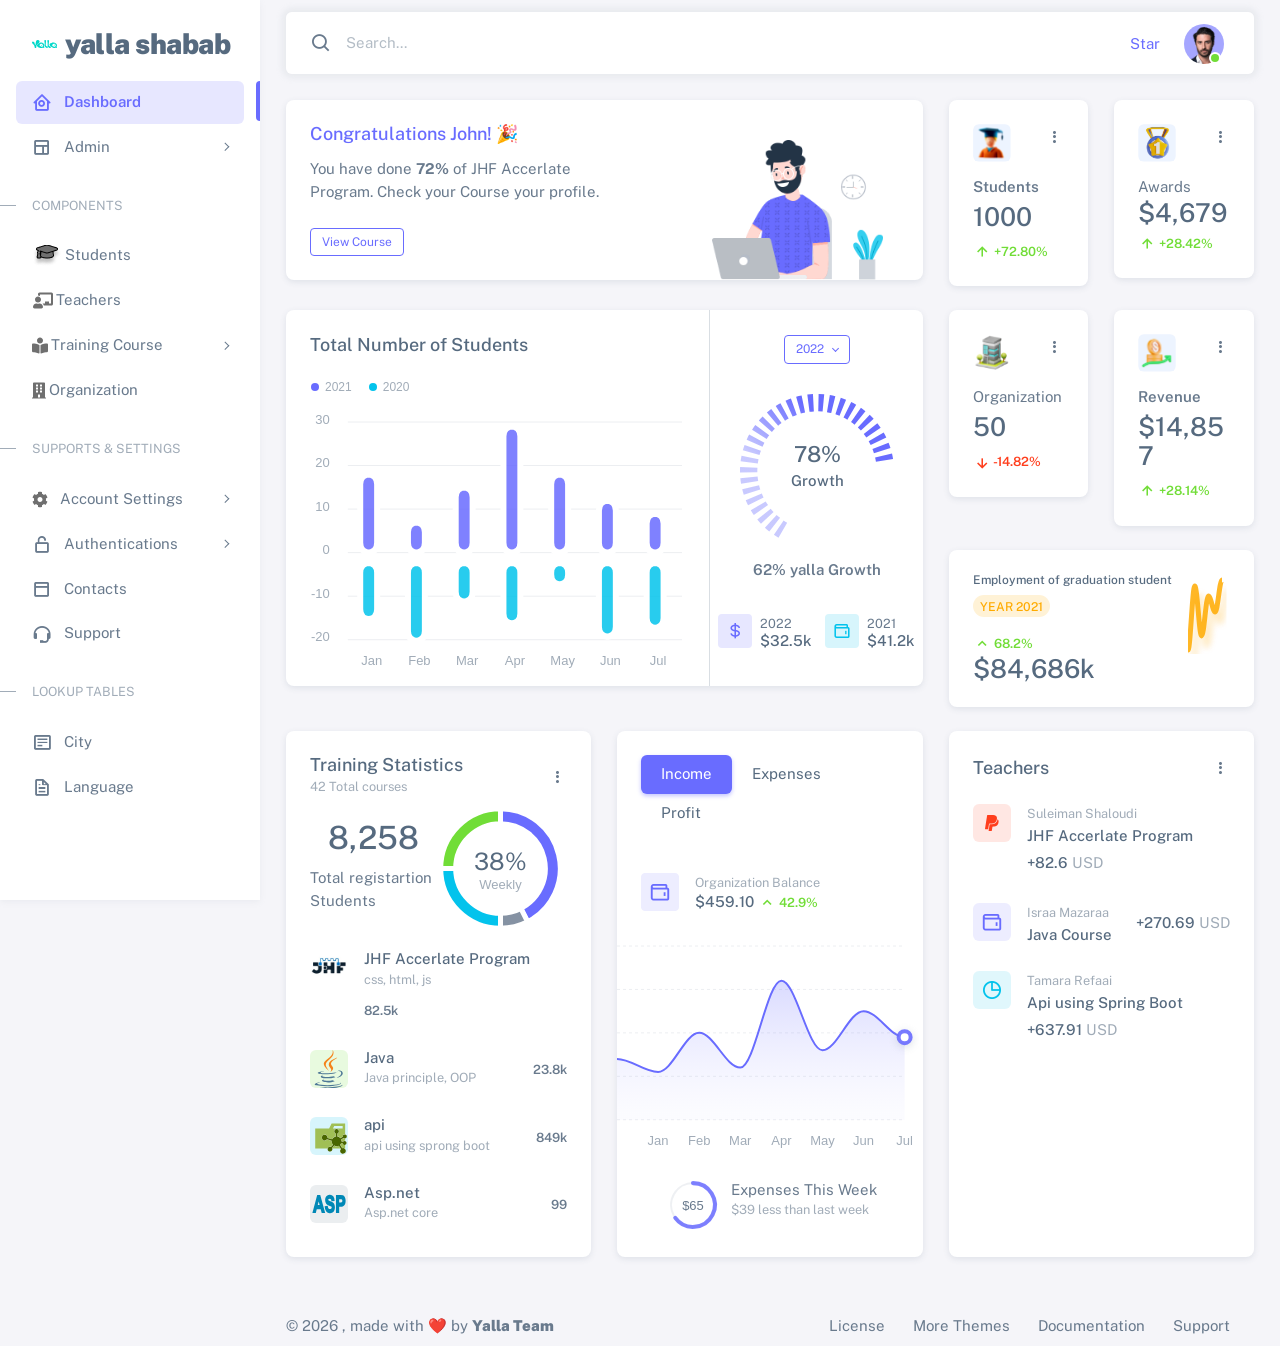
<file: front_end/NDashboard/HTML/Index.html>
<!DOCTYPE html>
<html
  lang="en"
  class="light-style layout-menu-fixed"
  dir="ltr"
  data-theme="theme-default"
  data-assets-path="../assets/"
  data-template="vertical-menu-template-free"
>
  <head>
    <meta charset="utf-8" />
    <meta
      name="viewport"
      content="width=device-width, initial-scale=1.0, user-scalable=no, minimum-scale=1.0, maximum-scale=1.0"
    />

    <title>Dashboard | Yalla Shabab !</title>

    <meta name="description" content="" />

    <!-- Favicon -->  
    <link rel="icon" type="image/x-icon" href="../assets/img/icons/unicons/YALA_BIG.svg" />

    <!-- Fonts -->
    <link rel="preconnect" href="https://fonts.googleapis.com" />
    <link rel="preconnect" href="https://fonts.gstatic.com" crossorigin />
    <link
      href="https://fonts.googleapis.com/css2?family=Public+Sans:ital,wght@0,300;0,400;0,500;0,600;0,700;1,300;1,400;1,500;1,600;1,700&display=swap"
      rel="stylesheet"
    />

    <!-- Icons. Uncomment required icon fonts -->
    <link rel="stylesheet" href="../assets/vendor/fonts/boxicons.css" />

    <!-- Core CSS -->
    <link rel="stylesheet" href="../assets/vendor/css/core.css" class="template-customizer-core-css" />
    <link rel="stylesheet" href="../assets/vendor/css/theme-default.css" class="template-customizer-theme-css" />
    <link rel="stylesheet" href="../assets/css/demo.css" />

    <!-- Vendors CSS -->
    <link rel="stylesheet" href="../assets/vendor/libs/perfect-scrollbar/perfect-scrollbar.css" />

    <link rel="stylesheet" href="../assets/vendor/libs/apex-charts/apex-charts.css" />

    <!-- Page CSS -->

    <!-- Helpers -->
    <script src="../assets/vendor/js/helpers.js"></script>

    <!--! Template customizer & Theme config files MUST be included after core stylesheets and helpers.js in the <head> section -->
    <!--? Config:  Mandatory theme config file contain global vars & default theme options, Set your preferred theme option in this file.  -->
    <script src="../assets/js/config.js"></script>

</head>
  <body>
    <!-- Layout wrapper -->
    <div class="layout-wrapper layout-content-navbar">
      <div class="layout-container">
        <!-- Menu -->

        <aside id="layout-menu" class="layout-menu menu-vertical menu bg-menu-theme">
          <div class="app-brand demo">
            <a href="index.html" class="app-brand-link">
              <span class="app-brand-logo demo">
                <img src="../assets/img/icons/unicons/YALA_BIG.svg" alt="Logo" width="25" />
              </span>
              <span class="app-brand-text demo menu-text fw-bolder ms-2">Yalla Shabab</span>
            </a>
            
            <a href="javascript:void(0);" class="layout-menu-toggle menu-link text-large ms-auto d-block d-xl-none">
              <i class="bx bx-chevron-left bx-sm align-middle"></i>
              <img>
            </a>
          </div>

          <div class="menu-inner-shadow"></div>

          <ul class="menu-inner py-1">
            <!-- Dashboard -->
            <li class="menu-item active">
              <a href="index.html" class="menu-link">
                <i class="menu-icon tf-icons bx bx-home-circle"></i>
                <div data-i18n="Analytics">Dashboard</div>
              </a>
            </li>

            <!-- Layouts -->
            <li class="menu-item">
              <a href="javascript:void(0);" class="menu-link menu-toggle">
                <i class="menu-icon tf-icons bx bx-layout"></i>
                <div data-i18n="Layouts">Admin</div>
              </a>

              <ul class="menu-sub">
                <li class="menu-item">
                  <a href="layouts-without-menu.html" class="menu-link">
                    <div data-i18n="Without menu">Admin Dashboard</div>
                  </a>
                </li>
                <li class="menu-item">
                  <a href="layouts-without-navbar.html" class="menu-link">
                    <div data-i18n="Without navbar">Student Dashboard</div>
                  </a>
                </li>
                <li class="menu-item">
                  <a href="layouts-container.html" class="menu-link">
                    <div data-i18n="Container">Teacher Dashboard</div>
                  </a>
                </li>
         
              </ul>
            </li>



            
         
      
            <!-- Components -->
            <li class="menu-header small text-uppercase"><span class="menu-header-text">Components</span></li>
            <!-- Cards -->
            <li class="menu-item">
              <a href="cards-basic.html" class="menu-link">
               <img src="../assets/img/icons/unicons/student.png" style="margin-right: 3px;">

                <div data-i18n="Basic">Students</div>
              </a>
            </li>
            <!-- User interface -->
            <li class="menu-item">
              <a href="javascript:void(0)" class="menu-link">
                <img src="../assets/img/icons/unicons/teacher.svg" style="margin-right: 3px;">
                <div data-i18n="User interface">Teachers</div>
              </a>
          
            </li>

            <!-- Extended components -->
            <li class="menu-item">
              <a href="javascript:void(0)" class="menu-link menu-toggle">
                <img src="../assets/img/icons/unicons/course.svg" style="margin-right: 3px;">
                <div data-i18n="Extended UI">Training  Course</div>
              </a>
              <ul class="menu-sub">
                <li class="menu-item">
                  <a href="extended-ui-perfect-scrollbar.html" class="menu-link">
                    <div data-i18n="Perfect Scrollbar">Courses List</div>
                  </a>
                </li>
                <li class="menu-item">
                  <a href="extended-ui-text-divider.html" class="menu-link">
                    <div data-i18n="Text Divider">Events List</div>
                  </a>
                </li>
              </ul>
            </li>

            <li class="menu-item">
              <a href="icons-boxicons.html" class="menu-link">
                <img src="../assets/img/icons/unicons/organization.svg" style="margin-right: 3px;">
                <div data-i18n="Boxicons">Organization</div>
              </a>
            </li>

 



            
            <!-- Misc -->
            <li class="menu-header small text-uppercase"><span class="menu-header-text">Supports & settings</span></li>
            
            <li class="menu-item">
              <a href="javascript:void(0);" class="menu-link menu-toggle">
                <!-- <i class="menu-icon tf-icons bx bx-dock-top"></i> -->
                 <img src="../assets/img/icons/unicons/settings.svg" style="margin-right: 12px;">
                <div data-i18n="Account Settings">  Account Settings</div>
              </a>
              <ul class="menu-sub">
                <li class="menu-item">
                  <a href="pages-account-settings-account.html" class="menu-link">
                    <div data-i18n="Account">Account</div>
                  </a>
                </li>
                <li class="menu-item">
                  <a href="pages-account-settings-notifications.html" class="menu-link">
                    <div data-i18n="Notifications">Notifications</div>
                  </a>
                </li>
                <li class="menu-item">
                  <a href="pages-account-settings-connections.html" class="menu-link">
                    <div data-i18n="Connections">Connections</div>
                  </a>
                </li>
              </ul>
            </li>
            <li class="menu-item">
              <a href="javascript:void(0);" class="menu-link menu-toggle">
                <i class="menu-icon tf-icons bx bx-lock-open-alt"></i>
                <div data-i18n="Authentications">Authentications</div>
              </a>
              <ul class="menu-sub">
                <li class="menu-item">
                  <a href="auth-login-basic.html" class="menu-link" target="_blank">
                    <div data-i18n="Basic">Login</div>
                  </a>
                </li>
                <li class="menu-item">
                  <a href="auth-register-basic.html" class="menu-link" target="_blank">
                    <div data-i18n="Basic">Register</div>
                  </a>
                </li>
                <li class="menu-item">
                  <a href="auth-forgot-password-basic.html" class="menu-link" target="_blank">
                    <div data-i18n="Basic">Forgot Password</div>
                  </a>
                </li>
              </ul>
            </li>
            <li class="menu-item">
              <a
                href="https://themeselection.com/demo/sneat-bootstrap-html-admin-template/documentation/"
                target="_blank"
                class="menu-link"
              >
              <i class="menu-icon tf-icons bx bx-dock-top"></i>
                <div data-i18n="Documentation">Contacts</div>
              </a>
            </li>
            <li class="menu-item">
              <a
                href="https://github.com/themeselection/sneat-html-admin-template-free/issues"
                target="_blank"
                class="menu-link"
              >
                <i class="menu-icon tf-icons bx bx-support"></i>
                <div data-i18n="Support">Support</div>
              </a>
            </li>
            <!-- <li class="menu-item">
              <a
                href="https://themeselection.com/demo/sneat-bootstrap-html-admin-template/documentation/"
                target="_blank"
                class="menu-link"
              >
                <i class="menu-icon tf-icons bx bx-file"></i>
                <div data-i18n="Documentation">Documentation</div>
              </a>
            </li> -->


              <!-- Forms & Tables -->
              <li class="menu-header small text-uppercase"><span class="menu-header-text">LookUp Tables</span></li>
              <!-- Forms -->
              <li class="menu-item">
                <a href="javascript:void(0);" class="menu-link ">
                  <i class="menu-icon tf-icons bx bx-detail"></i>
                  <div data-i18n="Form Elements">City</div>
                </a>
                <!-- <ul class="menu-sub">
                  <li class="menu-item">
                    <a href="forms-basic-inputs.html" class="menu-link">
                      <div data-i18n="Basic Inputs">Basic Inputs</div>
                    </a>
                  </li>
                  <li class="menu-item">
                    <a href="forms-input-groups.html" class="menu-link">
                      <div data-i18n="Input groups">Input groups</div>
                    </a>
                  </li>
                </ul> -->
              </li>
              <li class="menu-item">
                <a href="javascript:void(0);" class="menu-link ">
                  <i class="menu-icon tf-icons bx bx-file"></i>

                  <div data-i18n="Form Layouts">Language</div>
                </a>
                <!-- <ul class="menu-sub">
                  <li class="menu-item">
                    <a href="form-layouts-vertical.html" class="menu-link">
                      <div data-i18n="Vertical Form">Vertical Form</div>
                    </a>
                  </li>
                  <li class="menu-item">
                    <a href="form-layouts-horizontal.html" class="menu-link">
                      <div data-i18n="Horizontal Form">Horizontal Form</div>
                    </a>
                  </li>
                </ul> -->
              </li>
          </ul>


           
        </aside>
        <!-- / Menu -->

        <!-- Layout container -->
        <div class="layout-page">
          <!-- Navbar -->

          <nav
            class="layout-navbar container-xxl navbar navbar-expand-xl navbar-detached align-items-center bg-navbar-theme"
            id="layout-navbar"
          >
            <div class="layout-menu-toggle navbar-nav align-items-xl-center me-3 me-xl-0 d-xl-none">
              <a class="nav-item nav-link px-0 me-xl-4" href="javascript:void(0)">
                <i class="bx bx-menu bx-sm"></i>
              </a>
            </div>

            <div class="navbar-nav-right d-flex align-items-center" id="navbar-collapse">
              <!-- Search -->
              <div class="navbar-nav align-items-center">
                <div class="nav-item d-flex align-items-center">
                  <i class="bx bx-search fs-4 lh-0"></i>
                  <input
                    type="text"
                    class="form-control border-0 shadow-none"
                    placeholder="Search..."
                    aria-label="Search..."
                  />
                </div>
              </div>
              <!-- /Search -->

              <ul class="navbar-nav flex-row align-items-center ms-auto">
                <!-- Place this tag where you want the button to render. -->
                <li class="nav-item lh-1 me-3">
                  <a
                    class="github-button"
                    href="https://github.com/themeselection/sneat-html-admin-template-free"
                    data-icon="octicon-star"
                    data-size="large"
                    data-show-count="true"
                    aria-label="Star themeselection/sneat-html-admin-template-free on GitHub"
                    >Star</a
                  >
                </li>

                <!-- User -->
                <li class="nav-item navbar-dropdown dropdown-user dropdown">
                  <a class="nav-link dropdown-toggle hide-arrow" href="javascript:void(0);" data-bs-toggle="dropdown">
                    <div class="avatar avatar-online">
                      <img src="../assets/img/avatars/1.png" alt class="w-px-40 h-auto rounded-circle" />
                    </div>
                  </a>
                  <ul class="dropdown-menu dropdown-menu-end">
                    <li>
                      <a class="dropdown-item" href="#">
                        <div class="d-flex">
                          <div class="flex-shrink-0 me-3">
                            <div class="avatar avatar-online">
                              <img src="../assets/img/avatars/1.png" alt class="w-px-40 h-auto rounded-circle" />
                            </div>
                          </div>
                          <div class="flex-grow-1">
                            <span class="fw-semibold d-block">John Doe</span>
                            <small class="text-muted">Admin</small>
                          </div>
                        </div>
                      </a>
                    </li>
                    <li>
                      <div class="dropdown-divider"></div>
                    </li>
                    <li>
                      <a class="dropdown-item" href="#">
                        <i class="bx bx-user me-2"></i>
                        <span class="align-middle">My Profile</span>
                      </a>
                    </li>
                    <li>
                      <a class="dropdown-item" href="#">
                        <i class="bx bx-cog me-2"></i>
                        <span class="align-middle">Settings</span>
                      </a>
                    </li>
                    <li>
                      <a class="dropdown-item" href="#">
                        <span class="d-flex align-items-center align-middle">
                          <i class="flex-shrink-0 bx bx-credit-card me-2"></i>
                          <span class="flex-grow-1 align-middle">Billing</span>
                          <span class="flex-shrink-0 badge badge-center rounded-pill bg-danger w-px-20 h-px-20">4</span>
                        </span>
                      </a>
                    </li>
                    <li>
                      <div class="dropdown-divider"></div>
                    </li>
                    <li>
                      <a class="dropdown-item" href="auth-login-basic.html">
                        <i class="bx bx-power-off me-2"></i>
                        <span class="align-middle">Log Out</span>
                      </a>
                    </li>
                  </ul>
                </li>
                <!--/ User -->
              </ul>
            </div>
          </nav>

          <!-- / Navbar -->

          <!-- Content wrapper -->
          <div class="content-wrapper">
            <!-- Content -->

            <div class="container-xxl flex-grow-1 container-p-y">
              <div class="row">
                <div class="col-lg-8 mb-4 order-0">
                  <div class="card">
                    <div class="d-flex align-items-end row">
                      <div class="col-sm-7">
                        <div class="card-body">
                          <h5 class="card-title text-primary">Congratulations John! 🎉</h5>
                          <p class="mb-4">
                            You have done <span class="fw-bold">72%</span> of JHF Accerlate Program. Check your Course
                            your profile.
                          </p>

                          <a href="javascript:;" class="btn btn-sm btn-outline-primary">View Course</a>
                        </div>
                      </div>
                      <div class="col-sm-5 text-center text-sm-left">
                        <div class="card-body pb-0 px-0 px-md-4">
                          <img
                            src="../assets/img/illustrations/man-with-laptop-light.png"
                            height="140"
                            alt="View Badge User"
                            data-app-dark-img="illustrations/man-with-laptop-dark.png"
                            data-app-light-img="illustrations/man-with-laptop-light.png"
                          />
                        </div>
                      </div>
                    </div>
                  </div>
                </div>
                <div class="col-lg-4 col-md-4 order-1">
                  <div class="row">
                    <div class="col-lg-6 col-md-12 col-6 mb-4">
                      <div class="card">
                        <div class="card-body">
                          <div class="card-title d-flex align-items-start justify-content-between">
                            <div class="avatar flex-shrink-0">
                              <img
                                src="../assets/img/icons/unicons/std.svg"
                                alt="chart success"
                                class="rounded"
                              />
                            </div>
                            <div class="dropdown">
                              <button
                                class="btn p-0"
                                type="button"
                                id="cardOpt3"
                                data-bs-toggle="dropdown"
                                aria-haspopup="true"
                                aria-expanded="false"
                              >
                                <i class="bx bx-dots-vertical-rounded"></i>
                              </button>
                              <div class="dropdown-menu dropdown-menu-end" aria-labelledby="cardOpt3">
                                <a class="dropdown-item" href="javascript:void(0);">View More</a>
                                <a class="dropdown-item" href="javascript:void(0);">Delete</a>
                              </div>
                            </div>
                          </div>
                          <span class="fw-semibold d-block mb-1">Students</span>
                          <h3 class="card-title mb-2">1000</h3>
                          <small class="text-success fw-semibold"><i class="bx bx-up-arrow-alt"></i> +72.80%</small>
                        </div>
                      </div>
                    </div>
                    <div class="col-lg-6 col-md-12 col-6 mb-4">
                      <div class="card">
                        <div class="card-body">
                          <div class="card-title d-flex align-items-start justify-content-between">
                            <div class="avatar flex-shrink-0">
                              <img
                                src="../assets/img/icons/unicons/awards.svg"
                                alt="Credit Card"
                                class="rounded"
                              />
                            </div>
                            <div class="dropdown">
                              <button
                                class="btn p-0"
                                type="button"
                                id="cardOpt6"
                                data-bs-toggle="dropdown"
                                aria-haspopup="true"
                                aria-expanded="false"
                              >
                                <i class="bx bx-dots-vertical-rounded"></i>
                              </button>
                              <div class="dropdown-menu dropdown-menu-end" aria-labelledby="cardOpt6">
                                <a class="dropdown-item" href="javascript:void(0);">View More</a>
                                <a class="dropdown-item" href="javascript:void(0);">Delete</a>
                              </div>
                            </div>
                          </div>
                          <span>Awards</span>
                          <h3 class="card-title text-nowrap mb-1">$4,679</h3>
                          <small class="text-success fw-semibold"><i class="bx bx-up-arrow-alt"></i> +28.42%</small>
                        </div>
                      </div>
                    </div>
                  </div>
                </div>
                <!-- Total Revenue -->
                <div class="col-12 col-lg-8 order-2 order-md-3 order-lg-2 mb-4">
                  <div class="card">
                    <div class="row row-bordered g-0">
                      <div class="col-md-8">
                        <h5 class="card-header m-0 me-2 pb-3">Total Number of Students</h5>
                        <div id="totalRevenueChart" class="px-2"></div>
                      </div>
                      <div class="col-md-4">
                        <div class="card-body">
                          <div class="text-center">
                            <div class="dropdown">
                              <button
                                class="btn btn-sm btn-outline-primary dropdown-toggle"
                                type="button"
                                id="growthReportId"
                                data-bs-toggle="dropdown"
                                aria-haspopup="true"
                                aria-expanded="false"
                              >
                                2022
                              </button>
                              <div class="dropdown-menu dropdown-menu-end" aria-labelledby="growthReportId">
                                <a class="dropdown-item" href="javascript:void(0);">2021</a>
                                <a class="dropdown-item" href="javascript:void(0);">2020</a>
                                <a class="dropdown-item" href="javascript:void(0);">2019</a>
                              </div>
                            </div>
                          </div>
                        </div>
                        <div id="growthChart"></div>
                        <div class="text-center fw-semibold pt-3 mb-2">62% yalla Growth</div>

                        <div class="d-flex px-xxl-4 px-lg-2 p-4 gap-xxl-3 gap-lg-1 gap-3 justify-content-between">
                          <div class="d-flex">
                            <div class="me-2">
                              <span class="badge bg-label-primary p-2"><i class="bx bx-dollar text-primary"></i></span>
                            </div>
                            <div class="d-flex flex-column">
                              <small>2022</small>
                              <h6 class="mb-0">$32.5k</h6>
                            </div>
                          </div>
                          <div class="d-flex">
                            <div class="me-2">
                              <span class="badge bg-label-info p-2"><i class="bx bx-wallet text-info"></i></span>
                            </div>
                            <div class="d-flex flex-column">
                              <small>2021</small>
                              <h6 class="mb-0">$41.2k</h6>
                            </div>
                          </div>
                        </div>
                      </div>
                    </div>
                  </div>
                </div>
                <!--/ Total Revenue -->
                <div class="col-12 col-md-8 col-lg-4 order-3 order-md-2">
                  <div class="row">
                    <div class="col-6 mb-4">
                      <div class="card">
                        <div class="card-body">
                          <div class="card-title d-flex align-items-start justify-content-between">
                            <div class="avatar flex-shrink-0">
                              <img src="../assets/img/icons/unicons/Org.svg" alt="Credit Card" class="rounded" />
                            </div>
                            <div class="dropdown">
                              <button
                                class="btn p-0"
                                type="button"
                                id="cardOpt4"
                                data-bs-toggle="dropdown"
                                aria-haspopup="true"
                                aria-expanded="false"
                              >
                                <i class="bx bx-dots-vertical-rounded"></i>
                              </button>
                              <div class="dropdown-menu dropdown-menu-end" aria-labelledby="cardOpt4">
                                <a class="dropdown-item" href="javascript:void(0);">View More</a>
                                <a class="dropdown-item" href="javascript:void(0);">Delete</a>
                              </div>
                            </div>
                          </div>
                          <span class="d-block mb-1">Organization</span>
                          <h3 class="card-title text-nowrap mb-2">50</h3>
                          <small class="text-danger fw-semibold"><i class="bx bx-down-arrow-alt"></i> -14.82%</small>
                        </div>
                      </div>
                    </div>
                    <div class="col-6 mb-4">
                      <div class="card">
                        <div class="card-body">
                          <div class="card-title d-flex align-items-start justify-content-between">
                            <div class="avatar flex-shrink-0">
                              <img src="../assets/img/icons/unicons/revenue.svg" alt="Credit Card" class="rounded" />
                            </div>
                            <div class="dropdown">
                              <button
                                class="btn p-0"
                                type="button"
                                id="cardOpt1"
                                data-bs-toggle="dropdown"
                                aria-haspopup="true"
                                aria-expanded="false"
                              >
                                <i class="bx bx-dots-vertical-rounded"></i>
                              </button>
                              <div class="dropdown-menu" aria-labelledby="cardOpt1">
                                <a class="dropdown-item" href="javascript:void(0);">View More</a>
                                <a class="dropdown-item" href="javascript:void(0);">Delete</a>
                              </div>
                            </div>
                          </div>
                          <span class="fw-semibold d-block mb-1">Revenue</span>
                          <h3 class="card-title mb-2">$14,857</h3>
                          <small class="text-success fw-semibold"><i class="bx bx-up-arrow-alt"></i> +28.14%</small>
                        </div>
                      </div>
                    </div>
                    <!-- </div>
    <div class="row"> -->
                    <div class="col-12 mb-4">
                      <div class="card">
                        <div class="card-body">
                          <div class="d-flex justify-content-between flex-sm-row flex-column gap-3">
                            <div class="d-flex flex-sm-column flex-row align-items-start justify-content-between">
                              <div class="card-title">
                                <h5 class="text-nowrap mb-2" style="font-size: 12px;">
                                  Employment of graduation student
                                  
                                </h5>
                                <span class="badge bg-label-warning rounded-pill">Year 2021</span>
                              </div>
                              <div class="mt-sm-auto">
                                <small class="text-success text-nowrap fw-semibold"
                                  ><i class="bx bx-chevron-up"></i> 68.2%</small
                                >
                                <h3 class="mb-0">$84,686k</h3>
                              </div>
                            </div>
                            <div id="profileReportChart"></div>
                          </div>
                        </div>
                      </div>
                    </div>
                  </div>
                </div>
              </div>
              <div class="row">
                <!-- Order Statistics -->
                <div class="col-md-6 col-lg-4 col-xl-4 order-0 mb-4">
                  <div class="card h-100">
                    <div class="card-header d-flex align-items-center justify-content-between pb-0">
                      <div class="card-title mb-0">
                        <h5 class="m-0 me-2">Training Statistics</h5>
                        <small class="text-muted">42 Total courses</small>
                      </div>
                      <div class="dropdown">
                        <button
                          class="btn p-0"
                          type="button"
                          id="orederStatistics"
                          data-bs-toggle="dropdown"
                          aria-haspopup="true"
                          aria-expanded="false"
                        >
                          <i class="bx bx-dots-vertical-rounded"></i>
                        </button>
                        <div class="dropdown-menu dropdown-menu-end" aria-labelledby="orederStatistics">
                          <a class="dropdown-item" href="javascript:void(0);">Select All</a>
                          <a class="dropdown-item" href="javascript:void(0);">Refresh</a>
                          <a class="dropdown-item" href="javascript:void(0);">Share</a>
                        </div>
                      </div>
                    </div>
                    <div class="card-body">
                      <div class="d-flex justify-content-between align-items-center mb-3">
                        <div class="d-flex flex-column align-items-center gap-1">
                          <h2 class="mb-2">8,258</h2>
                          <span>Total registartion Students</span>
                        </div>
                        <div id="orderStatisticsChart"></div>
                      </div>
                      <ul class="p-0 m-0">
                        <li class="d-flex mb-4 pb-1">
                          <div class="avatar flex-shrink-0 me-3">
                            <span class="avatar-initial rounded bg-label-primary"
                              >
                              <!-- <i class="bx bx-mobile-alt"></i
                            > -->
                            <img src="../assets/img/icons/unicons/JHF.jpg">
                          </span>
                          </div>
                          <div class="d-flex w-100 flex-wrap align-items-center justify-content-between gap-2">
                            <div class="me-2">
                              <h6 class="mb-0">JHF Accerlate Program</h6>
                              <small class="text-muted">css, html, js</small>
                            </div>
                            <div class="user-progress">
                              <small class="fw-semibold">82.5k</small>
                            </div>
                          </div>
                        </li>
                        <li class="d-flex mb-4 pb-1">
                          <div class="avatar flex-shrink-0 me-3">
                            <span class="avatar-initial rounded bg-label-success">
                              <!-- <i class="bx bx-closet"></i> -->
                               <img src="../assets/img/icons/unicons/java-icon.svg">
                            </span>
                          </div>
                          <div class="d-flex w-100 flex-wrap align-items-center justify-content-between gap-2">
                            <div class="me-2">
                              <h6 class="mb-0">Java </h6>
                              <small class="text-muted">Java principle, OOP </small>
                            </div>
                            <div class="user-progress">
                              <small class="fw-semibold">23.8k</small>
                            </div>
                          </div>
                        </li>
                        <li class="d-flex mb-4 pb-1">
                          <div class="avatar flex-shrink-0 me-3">
                            <span class="avatar-initial rounded bg-label-info">
                              <!-- <i class="bx bx-home-alt"></i> -->
                               <img src="../assets/img/icons/unicons/api.svg">
                            </span>
                          </div>
                          <div class="d-flex w-100 flex-wrap align-items-center justify-content-between gap-2">
                            <div class="me-2">
                              <h6 class="mb-0"> api</h6>
                              <small class="text-muted">api using sprong boot</small>
                            </div>
                            <div class="user-progress">
                              <small class="fw-semibold">849k</small>
                            </div>
                          </div>
                        </li>
                        <li class="d-flex">
                          <div class="avatar flex-shrink-0 me-3">
                            <span class="avatar-initial rounded bg-label-secondary"
                              >
                              <!-- <i class="bx bx-football"></i
                            > -->
                          <img src="../assets/img/icons/unicons/asp.svg">
                          </span>
                          </div>
                          <div class="d-flex w-100 flex-wrap align-items-center justify-content-between gap-2">
                            <div class="me-2">
                              <h6 class="mb-0">Asp.net</h6>
                              <small class="text-muted">Asp.net core </small>
                            </div>
                            <div class="user-progress">
                              <small class="fw-semibold">99</small>
                            </div>
                          </div>
                        </li>
                      </ul>
                    </div>
                  </div>
                </div>
                <!--/ Order Statistics -->

                <!-- Expense Overview -->
                <div class="col-md-6 col-lg-4 order-1 mb-4">
                  <div class="card h-100">
                    <div class="card-header">
                      <ul class="nav nav-pills" role="tablist">
                        <li class="nav-item">
                          <button
                            type="button"
                            class="nav-link active"
                            role="tab"
                            data-bs-toggle="tab"
                            data-bs-target="#navs-tabs-line-card-income"
                            aria-controls="navs-tabs-line-card-income"
                            aria-selected="true"
                          >
                            Income
                          </button>
                        </li>
                        <li class="nav-item">
                          <button type="button" class="nav-link" role="tab">Expenses</button>
                        </li>
                        <li class="nav-item">
                          <button type="button" class="nav-link" role="tab">Profit</button>
                        </li>
                      </ul>
                    </div>
                    <div class="card-body px-0">
                      <div class="tab-content p-0">
                        <div class="tab-pane fade show active" id="navs-tabs-line-card-income" role="tabpanel">
                          <div class="d-flex p-4 pt-3">
                            <div class="avatar flex-shrink-0 me-3">
                              <img src="../assets/img/icons/unicons/wallet.png" alt="User" />
                            </div>
                            <div>
                              <small class="text-muted d-block">Organization Balance</small>
                              <div class="d-flex align-items-center">
                                <h6 class="mb-0 me-1">$459.10</h6>
                                <small class="text-success fw-semibold">
                                  <i class="bx bx-chevron-up"></i>
                                  42.9%
                                </small>
                              </div>
                            </div>
                          </div>
                          <div id="incomeChart"></div>
                          <div class="d-flex justify-content-center pt-4 gap-2">
                            <div class="flex-shrink-0">
                              <div id="expensesOfWeek"></div>
                            </div>
                            <div>
                              <p class="mb-n1 mt-1">Expenses This Week</p>
                              <small class="text-muted">$39 less than last week</small>
                            </div>
                          </div>
                        </div>
                      </div>
                    </div>
                  </div>
                </div>
                <!--/ Expense Overview -->

                <!-- Transactions -->
                <div class="col-md-6 col-lg-4 order-2 mb-4">
                  <div class="card h-100">
                    <div class="card-header d-flex align-items-center justify-content-between">
                      <h5 class="card-title m-0 me-2">Teachers</h5>
                      <div class="dropdown">
                        <button
                          class="btn p-0"
                          type="button"
                          id="transactionID"
                          data-bs-toggle="dropdown"
                          aria-haspopup="true"
                          aria-expanded="false"
                        >
                          <i class="bx bx-dots-vertical-rounded"></i>
                        </button>
                        <div class="dropdown-menu dropdown-menu-end" aria-labelledby="transactionID">
                          <a class="dropdown-item" href="javascript:void(0);">Last 28 Days</a>
                          <a class="dropdown-item" href="javascript:void(0);">Last Month</a>
                          <a class="dropdown-item" href="javascript:void(0);">Last Year</a>
                        </div>
                      </div>
                    </div>
                    <div class="card-body">
                      <ul class="p-0 m-0">
                        <li class="d-flex mb-4 pb-1">
                          <div class="avatar flex-shrink-0 me-3">
                            <img src="../assets/img/icons/unicons/paypal.png" alt="User" class="rounded" />
                          </div>
                          <div class="d-flex w-100 flex-wrap align-items-center justify-content-between gap-2">
                            <div class="me-2">
                              <small class="text-muted d-block mb-1">Suleiman Shaloudi</small>
                              <h6 class="mb-0">JHF Accerlate Program
                              </h6>
                            </div>
                            <div class="user-progress d-flex align-items-center gap-1">
                              <h6 class="mb-0">+82.6</h6>
                              <span class="text-muted">USD</span>
                            </div>
                          </div>
                        </li>
                        <li class="d-flex mb-4 pb-1">
                          <div class="avatar flex-shrink-0 me-3">
                            <img src="../assets/img/icons/unicons/wallet.png" alt="User" class="rounded" />
                          </div>
                          <div class="d-flex w-100 flex-wrap align-items-center justify-content-between gap-2">
                            <div class="me-2">
                              <small class="text-muted d-block mb-1">Israa Mazaraa</small>
                              <h6 class="mb-0">Java Course</h6>
                            </div>
                            <div class="user-progress d-flex align-items-center gap-1">
                              <h6 class="mb-0">+270.69</h6>
                              <span class="text-muted">USD</span>
                            </div>
                          </div>
                        </li>
                        <li class="d-flex mb-4 pb-1">
                          <div class="avatar flex-shrink-0 me-3">
                            <img src="../assets/img/icons/unicons/chart.png" alt="User" class="rounded" />
                          </div>
                          <div class="d-flex w-100 flex-wrap align-items-center justify-content-between gap-2">
                            <div class="me-2">
                              <small class="text-muted d-block mb-1">Tamara Refaai</small>
                              <h6 class="mb-0">Api using Spring Boot</h6>
                            </div>
                            <div class="user-progress d-flex align-items-center gap-1">
                              <h6 class="mb-0">+637.91</h6>
                              <span class="text-muted">USD</span>
                            </div>
                          </div>
                        </li>
                     
                      </ul>
                    </div>
                  </div>
                </div>
                <!--/ Transactions -->
              </div>
            </div>
            <!-- / Content -->

            <!-- Footer -->
            <footer class="content-footer footer bg-footer-theme">
              <div class="container-xxl d-flex flex-wrap justify-content-between py-2 flex-md-row flex-column">
                <div class="mb-2 mb-md-0">
                  ©
                  <script>
                    document.write(new Date().getFullYear());
                  </script>
                  , made with ❤️ by
                  <a href="https://themeselection.com" target="_blank" class="footer-link fw-bolder">Yalla Team</a>
                </div>
                <div>
                  <a href="https://themeselection.com/license/" class="footer-link me-4" target="_blank">License</a>
                  <a href="https://themeselection.com/" target="_blank" class="footer-link me-4">More Themes</a>

                  <a
                    href="https://themeselection.com/demo/sneat-bootstrap-html-admin-template/documentation/"
                    target="_blank"
                    class="footer-link me-4"
                    >Documentation</a
                  >

                  <a
                    href="https://github.com/themeselection/sneat-html-admin-template-free/issues"
                    target="_blank"
                    class="footer-link me-4"
                    >Support</a
                  >
                </div>
              </div>
            </footer>
            <!-- / Footer -->

            <div class="content-backdrop fade"></div>
          </div>
          <!-- Content wrapper -->
        </div>
        <!-- / Layout page -->
      </div>

      <!-- Overlay -->
      <div class="layout-overlay layout-menu-toggle"></div>
    </div>
    <!-- / Layout wrapper -->

    <!-- <div class="buy-now">
      <a
        href="https://themeselection.com/products/sneat-bootstrap-html-admin-template/"
        target="_blank"
        class="btn btn-danger btn-buy-now"
        >Upgrade to Pro</a
      >
    </div> -->

    <!-- Core JS -->
    <!-- build:js assets/vendor/js/core.js -->
    <script src="../assets/vendor/libs/jquery/jquery.js"></script>
    <script src="../assets/vendor/libs/popper/popper.js"></script>
    <script src="../assets/vendor/js/bootstrap.js"></script>
    <script src="../assets/vendor/libs/perfect-scrollbar/perfect-scrollbar.js"></script>

    <script src="../assets/vendor/js/menu.js"></script>
    <!-- endbuild -->

    <!-- Vendors JS -->
    <script src="../assets/vendor/libs/apex-charts/apexcharts.js"></script>

    <!-- Main JS -->
    <script src="../assets/js/main.js"></script>

    <!-- Page JS -->
    <script src="../assets/js/dashboards-analytics.js"></script>

    <!-- Place this tag in your head or just before your close body tag. -->
    <script async defer src="https://buttons.github.io/buttons.js"></script>
  </body>
</html>
</file>
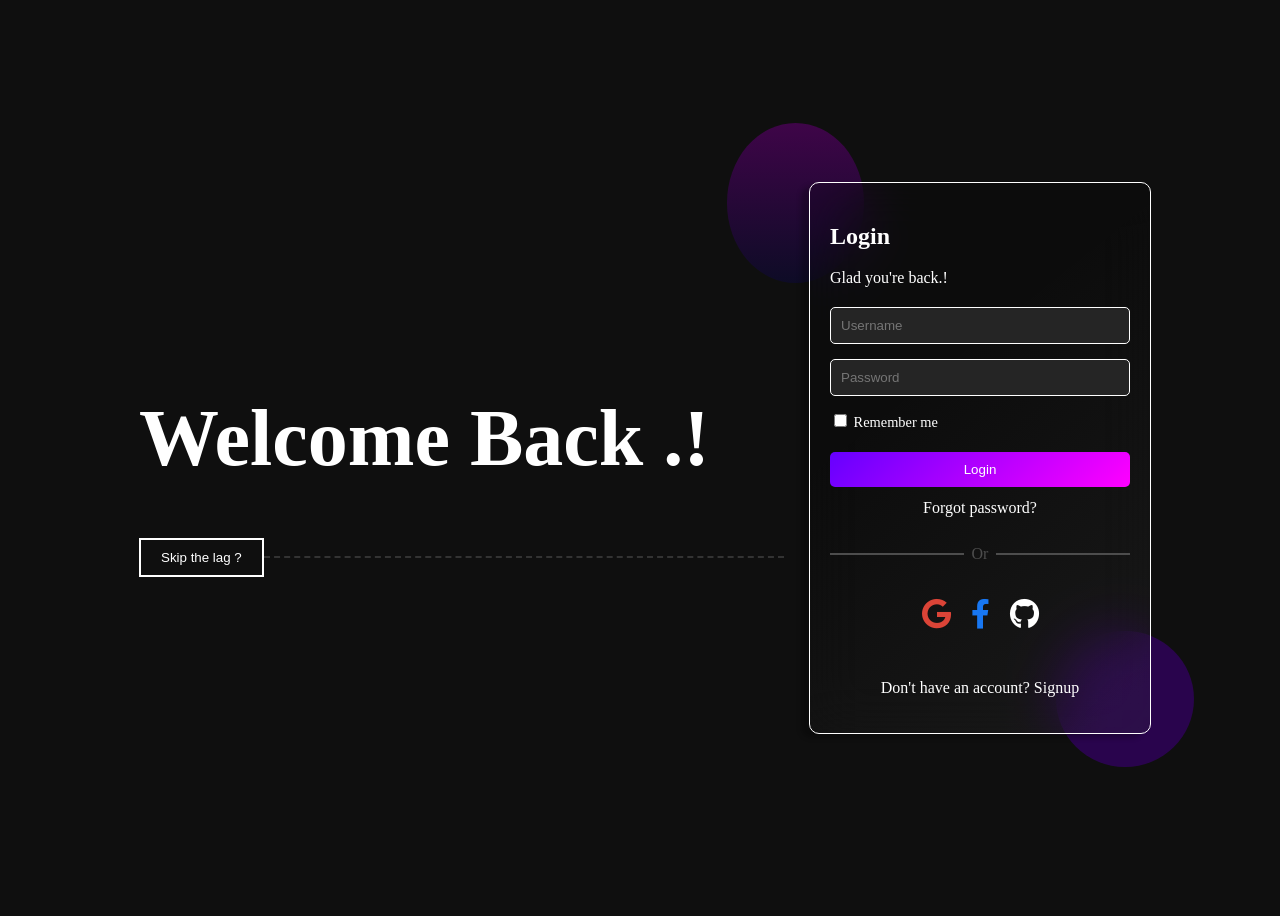
<file: front_end/Login/logIn.html>
<!DOCTYPE html>
<html lang="en">
<head>
    <meta charset="UTF-8">
    <meta name="viewport" content="width=device-width, initial-scale=1.0">
    <link rel="stylesheet" href="style.css">
    <link href="https://cdnjs.cloudflare.com/ajax/libs/font-awesome/6.0.0-beta3/css/all.min.css" rel="stylesheet">

    <title>login page</title>
</head>
<body>
    <div class="container">
    
       
     <div class="content">
        <div class="left-side">
            <h1> Welcome Back .!</h1>
            <div class="left-side-skip">
            <button class="skip-btn">Skip the lag ?</button>
            <div class="dashed-border"></div>

          </div>
        </div>

        <div class="right-side">
          <div class="circle-top">

          </div>
            <div class="login">
                <h2>Login</h2>
                <p>Glad you're back.!</p>
                <form>
                  <input type="text" placeholder="Username">
                  <input type="password" placeholder="Password">
                  <div class="remember-forgot">
                    <label><input type="checkbox"> Remember me</label>
                  </div>
                  <button type="submit" class="login-btn">Login</button>
                  <a href="#" class="forget">Forgot password?</a>

                </form>
                <div class="or-line">
                <div class="line"></div>
                <p>Or</p>
                <div class="line"></div>
              </div>
                <div class="social-login">
                  <i class="fab fa-google"></i>
                  <i class="fab fa-facebook-f"></i>
                  <i class="fab fa-github"></i>
              </div>
              
                <p class="donNot">Don't have an account? <a href="../SignUp/SignUp.html">Signup</a></p>
              </div>
              
              <div class="circle-bottom">

              </div>
            </div>

     </div>
    

     
    </div>
    
</body>
</html>
</file>
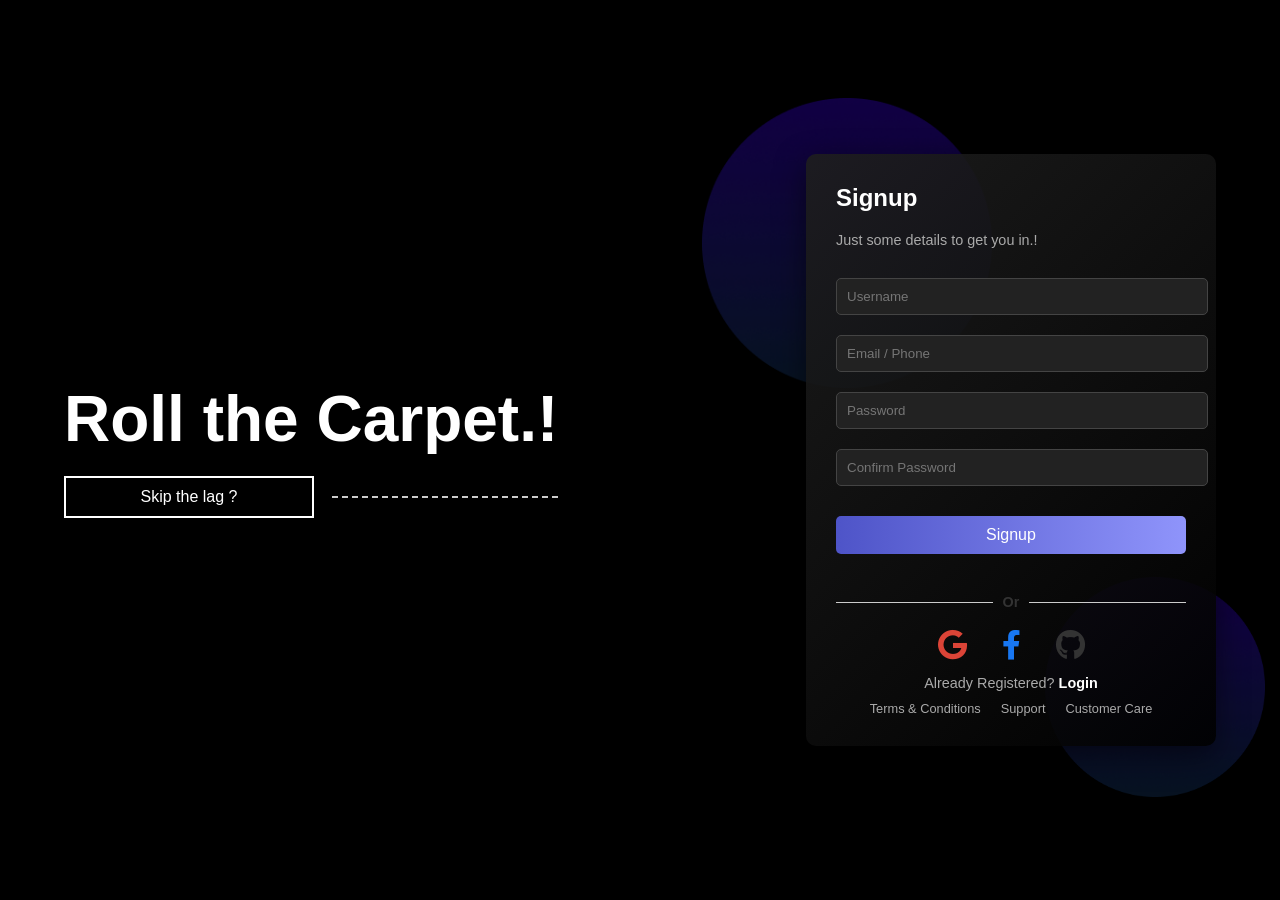
<file: front_end/SignUp/SignUp.html>
<!DOCTYPE html>
<html lang="en">
<head>
    <meta charset="UTF-8">
    <meta name="viewport" content="width=device-width, initial-scale=1.0">
    <link href="https://cdnjs.cloudflare.com/ajax/libs/font-awesome/6.0.0-beta3/css/all.min.css" rel="stylesheet">
    <link rel="stylesheet" href="SignUp.css">
    <title>Signup Form</title>
</head>
<body>
<div class="container">
    <!-- Left Section -->
    <div class="text-section">
        <h1>Roll the Carpet.!</h1>
        <div class="dashed-line-wrapper ">
        <button class="cta-button">Skip the lag ?</button>
            <span class="dashed-line"></span>
        </div>
    </div>


    <!-- Right Section with Form -->
    <div class="form-section-wrapper">
        <img class="circle-image" src="./asserts/BNG/Ellipse%201.png" alt="Decorative Circle" />

        <div class="form-section">
            <h2>Signup</h2>
            <p>Just some details to get you in.!</p>

            <input type="text" placeholder="Username" />
            <input type="email" placeholder="Email / Phone" />
            <input type="password" placeholder="Password" />
            <input type="password" placeholder="Confirm Password" />

            <button>Signup</button>

            <div class="social-login-section">
                <div class="line-wrapper">
                    <span class="line"></span>
                    <p>Or</p>
                    <span class="line"></span>
                </div>
                <div class="social-login">
                    <i class="fab fa-google"></i>
                    <i class="fab fa-facebook-f"></i>
                    <i class="fab fa-github"></i>
                </div>
                <p class="already-registered">
                    Already Registered? <a href="../Login/logIn.html">Login</a>
                </p>
                <div class="footer-links">
                    <a href="#">Terms & Conditions</a>
                    <a href="#">Support</a>
                    <a href="#">Customer Care</a>
                </div>
            </div>
        </div>

        <img class="circle-image-2" src="./asserts/BNG/Ellipse%201.png" alt="Decorative Circle" />
    </div>
</div>
</body>
</html>
</file>
